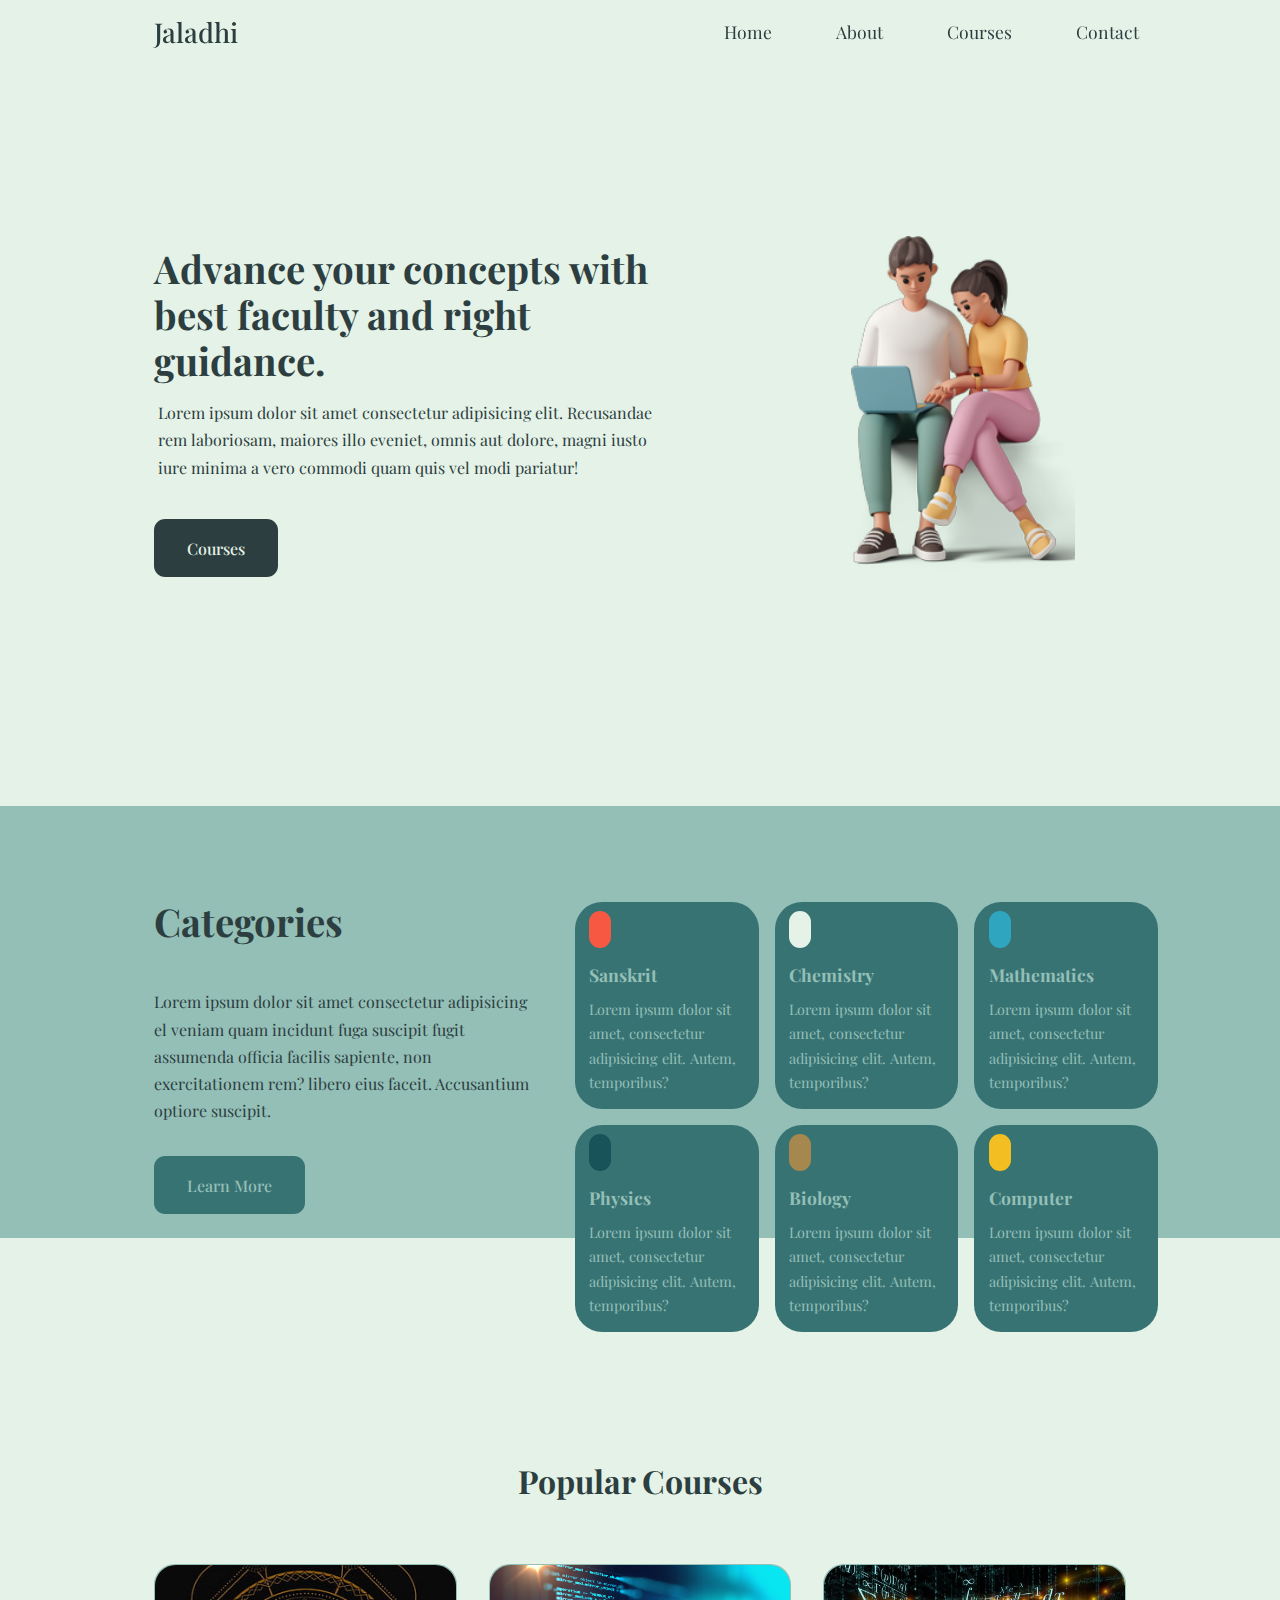
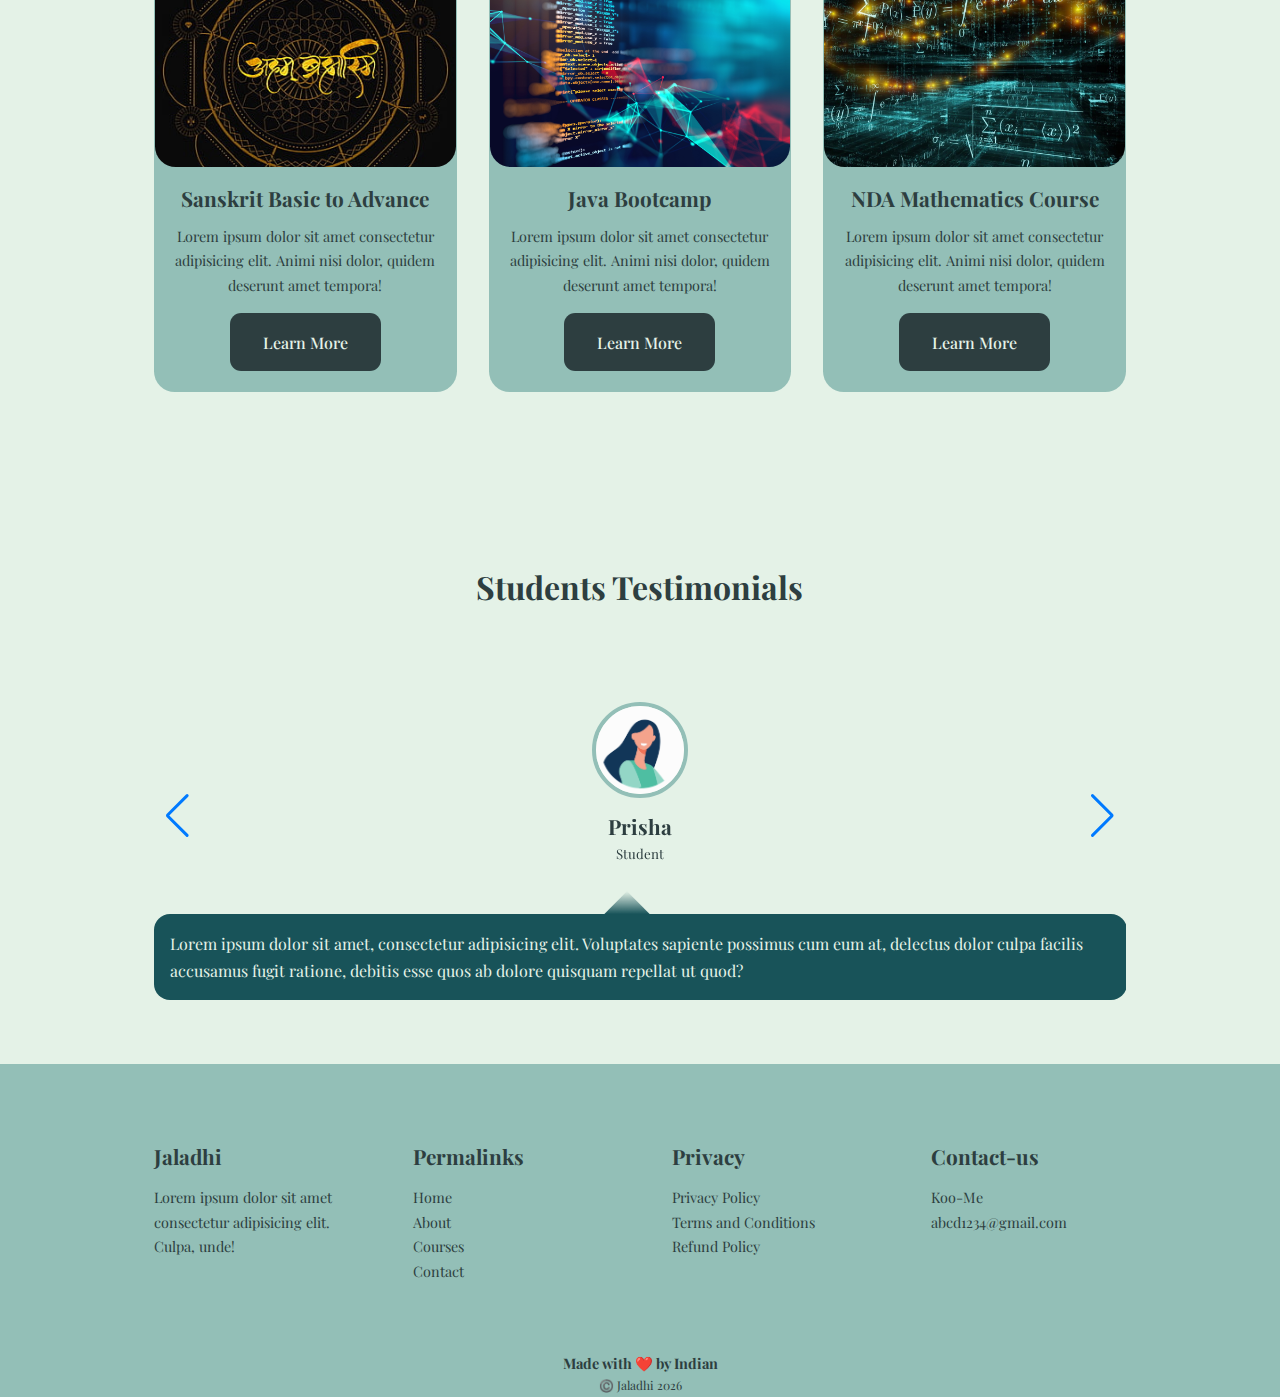
<file: index.html>
<!DOCTYPE html>
<html lang="en">
<head>
    <meta charset="UTF-8">
    <meta http-equiv="X-UA-Compatible" content="IE=edge">
    <meta name="viewport" content="width=device-width, initial-scale=1.0">
    <title>Jaladhi-Educational Website</title>

    <!-- Connecting style css -->
    <link rel="stylesheet" href="style.css">

    <!-- Connecting google fonts -->
    <link rel="preconnect" href="https://fonts.googleapis.com">
    <link rel="preconnect" href="https://fonts.gstatic.com" crossorigin>
    <link href="https://fonts.googleapis.com/css2?family=Cantata+One&family=Gulzar&family=Joan&family=Kotta+One&family=Lilita+One&family=Merriweather&family=Montaga&family=Montserrat:wght@200;900&family=Nuosu+SIL&family=Parisienne&family=Playfair+Display:wght@400;500&family=Sacramento&family=Splash&family=Tai+Heritage+Pro&family=Ubuntu:ital,wght@1,300&family=Water+Brush&family=WindSong&display=swap" rel="stylesheet">

    <!-- Connecting Iconscout -->
    <link rel="stylesheet" href="https://unicons.iconscout.com/release/v4.0.0/css/line.css">

    <!-- Conecting Swiper JS -->
    <link
    rel="stylesheet"
    href="https://cdn.jsdelivr.net/npm/swiper@8/swiper-bundle.min.css"
    />

</head>
<body>
  
<!-- ---------------------------------------------------- Navbar ------------------------------------------------------------------------------------------------------------------------------------------------------------------------------>
    <nav>
        <div class="container nav-container">
            <!------------- logo ----------- -->
            <a href="index.html"><h3>Jaladhi</h3></a>

            <!-- ----------- Nav-items ------------->
            <ul class="nav-menu">
                <li> <a href="index.html">Home</a></li>
                <li><a href="about.html">About</a></li> 
                <li><a href="courses.html">Courses</a></li>
                <li><a href="contact.html">Contact</a></li>
            </ul>

            <!-- ----------- buttons ----------- -->
            <button id="open-menu-btn"><i class="uil uil-bars"></i> </button>
            <button id="close-menu-btn" ><i class="uil uil-multiply"></i> </button>

        <div>
    </nav>
<!-- ---------------------------------------------------------------------------------------------------------------------------------- ------------------------------------------- ------------------------------------------- ----------------------------------------- -->

<!-- ---------------------------------------------------- HOME ------------------------------------------------------------------------------------------------------------------------------------------------------------------------------>
    <header>
        <div class="container container-header">
            <div class="left-header">
                <h1>Advance your concepts with best faculty and right guidance.</h1>
                <p>Lorem ipsum dolor sit amet consectetur adipisicing elit. Recusandae rem laboriosam, maiores illo eveniet, omnis aut dolore, magni iusto iure minima a vero commodi quam quis vel modi pariatur!</p>
                <a href="courses.html " class="btn btn-primary"> Courses</a>
            </div>

            <div class="right-header">
                <div class="right-image">
                    <img src="Images/header-image1.png" alt="">
                </div>
            </div>
        </div>
    </header>
<!-- ---------------------------------------------------------------------------------------------------------------------------------- ------------------------------------------- ------------------------------------------- ----------------------------------------- -->

<!-- ---------------------------------------------------- CATEGORIES ------------------------------------------------------------------------------------------------------------------------------------------------------------------------------>
    <section class="categories">
        <div class="container container-categories">

            <div class="left-container">
                <h1>Categories</h1>
                <p>Lorem ipsum dolor sit amet consectetur adipisicing el veniam quam incidunt fuga suscipit fugit assumenda officia facilis sapiente, non exercitationem rem?  libero eius faceit. Accusantium optiore suscipit.</p>            
                <a href="#" class="btn">Learn More</a>
            </div>
            
            <div class="right-container">

                <article class="category">
                    <span class="category-icon"><i class="uil uil-letter-hindi-a"></i></span>
                    <h5>Sanskrit</h5>
                    <p>Lorem ipsum dolor sit amet, consectetur adipisicing elit. Autem, temporibus?</p>
                </article>

                <article class="category">
                    <span class="category-icon"><i class="uil uil-atom"></i></span>
                    <h5>Chemistry</h5>
                    <p>Lorem ipsum dolor sit amet, consectetur adipisicing elit. Autem, temporibus?</p>
                </article>

                <article class="category">
                    <span class="category-icon"><i class="uil uil-calculator-alt"></i></span>
                    <h5>Mathematics</h5>
                    <p>Lorem ipsum dolor sit amet, consectetur adipisicing elit. Autem, temporibus?</p>
                </article>

                <article class="category">
                    <span class="category-icon"><i class="uil uil-cog"></i></span>
                    <h5>Physics</h5>
                    <p>Lorem ipsum dolor sit amet, consectetur adipisicing elit. Autem, temporibus?</p>
                </article>

                <article class="category">
                    <span class="category-icon"><i class="uil uil-dna"></i></span>
                    <h5>Biology</h5>
                    <p>Lorem ipsum dolor sit amet, consectetur adipisicing elit. Autem, temporibus?</p>
                </article>

                <article class="category">
                    <span class="category-icon"><i class="uil uil-monitor"></i></span>
                    <h5>Computer</h5>
                    <p>Lorem ipsum dolor sit amet, consectetur adipisicing elit. Autem, temporibus?</p>
                </article>
    
            </div>

        </div>
    </section>
<!-- ---------------------------------------------------------------------------------------------------------------------------------- ------------------------------------------- ------------------------------------------- ----------------------------------------- -->

<!-- ---------------------------------------------------- COURSES ------------------------------------------------------------------------------------------------------------------------------------------------------------------------------>
    <section class="courses">
        <h2>Popular Courses</h2>

        <div class="container courses-container">

            <article class="course">

                <div class="course-image ">
                    <img src="Images/San.jpg" class="san" alt="">
                </div>
                <div class="course-info">
                    <h3> Sanskrit Basic to Advance </h3>
                    <p>Lorem ipsum dolor sit amet consectetur adipisicing elit. Animi nisi dolor, quidem deserunt amet tempora!</p>
                    <a href="courses.html" class="btn btn-primary">Learn More</a>
                </div>

            </article>

            <article class="course">

                <div class="course-image">
                    <img src="Images/Java.jpg" class="comp" alt="">
                </div>
                <div class="course-info">
                    <h3>Java Bootcamp</h3>
                    <p>Lorem ipsum dolor sit amet consectetur adipisicing elit. Animi nisi dolor, quidem deserunt amet tempora!</p>
                    <a href="courses.html" class="btn btn-primary">Learn More</a>
                </div>

            </article>

            <article class="course">

                <div class="course-image">
                    <img src="Images/Math.jpg" class="mat" alt="">
                </div>
                <div class="course-info">
                    <h3>NDA Mathematics Course</h3>
                    <p>Lorem ipsum dolor sit amet consectetur adipisicing elit. Animi nisi dolor, quidem deserunt amet tempora!</p>
                    <a href="courses.html" class="btn btn-primary">Learn More</a>
                </div>
            
            </article>

        </div>
    </section>
<!-- ---------------------------------------------------------------------------------------------------------------------------------- ------------------------------------------- ------------------------------------------- ----------------------------------------- -->

<!-- ---------------------------------------------------- TESTIMONIAL ------------------------------------------------------------------------------------------------------------------------------------------------------------------------------>
    <section class="container testimonial-container swiper mySwiper">
        <h2>Students Testimonials</h2>

        <div class="swiper-wrapper">
                
            <!---------------- TESTIMONIAL 1 ---------------->
                <article class="testimonial swiper-slide">
                    <div class="avtar">
                        <img src="Images/f1.gif" alt="">
                    </div>

                    <div class="testimonial-info">
                        <h3>Prisha</h3>
                        <small>Student</small>
                    </div>

                    <div class="testimonial-body">
                        <p>
                            Lorem ipsum dolor sit amet, consectetur adipisicing elit. Voluptates sapiente possimus cum eum at, delectus dolor culpa facilis accusamus fugit ratione, debitis esse quos ab dolore quisquam repellat ut quod?
                        </p>
                    </div>
                </article>
            <!-- ------------------------------------------------- -->

            <!---------------- TESTIMONIAL 2 ---------------->
                <article class="testimonial swiper-slide">
                    <div class="avtar">
                        <img src="Images/m1.gif" alt="">
                    </div>

                    <div class="testimonial-info">
                        <h3>Shiva</h3>
                        <small>Student</small>
                    </div>
                    
                    <div class="testimonial-body">
                        <p>
                            Lorem ipsum dolor sit amet, consectetur adipisicing elit. Voluptates sapiente possimus cum eum at, delectus dolor culpa facilis accusamus fugit ratione, debitis esse quos ab dolore quisquam repellat ut quod?
                        </p>
                    </div>
                </article>
            <!-- ------------------------------------------------- -->
            
            <!---------------- TESTIMONIAL 3 ---------------->
                <article class="testimonial swiper-slide">
                    <div class="avtar">
                        <img src="Images/f2.gif" alt="">
                    </div>

                    <div class="testimonial-info">
                        <h3>Sarswati</h3>
                        <small>Student</small>
                    </div>

                    <div class="testimonial-body">
                        <p>
                            Lorem ipsum dolor sit amet, consectetur adipisicing elit. Voluptates sapiente possimus cum eum at, delectus dolor culpa facilis accusamus fugit ratione, debitis esse quos ab dolore quisquam repellat ut quod?
                        </p>
                    </div>
                </article>
            <!-- ------------------------------------------------- -->
            
            <!---------------- TESTIMONIAL 4 ---------------->
                <article class="testimonial swiper-slide">
                    <div class="avtar">
                        <img src="Images/f3.gif" alt="">
                    </div>

                    <div class="testimonial-info">
                        <h3>Durga</h3>
                        <small>Student</small>
                    </div>

                    <div class="testimonial-body">
                        <p>
                            Lorem ipsum dolor sit amet, consectetur adipisicing elit. Voluptates sapiente possimus cum eum at, delectus dolor culpa facilis accusamus fugit ratione, debitis esse quos ab dolore quisquam repellat ut quod?
                        </p>
                    </div>
                </article>
            <!-- ------------------------------------------------- -->
            
            <!---------------- TESTIMONIAL 5 ---------------->
                <article class="testimonial swiper-slide">
                    <div class="avtar">
                        <img src="Images/m2.gif" alt="">
                    </div>

                    <div class="testimonial-info">
                        <h3>Krishna</h3>
                        <small>Student</small>
                    </div>

                    <div class="testimonial-body">
                        <p>
                            Lorem ipsum dolor sit amet, consectetur adipisicing elit. Voluptates sapiente possimus cum eum at, delectus dolor culpa facilis accusamus fugit ratione, debitis esse quos ab dolore quisquam repellat ut quod?
                        </p>
                    </div>
                </article>
            <!-- ------------------------------------------------- -->
            
            <!---------------- TESTIMONIAL 6 ---------------->
                <article class="testimonial swiper-slide">
                    <div class="avtar">
                        <img src="Images/f4.gif" alt="">
                    </div>

                    <div class="testimonial-info">
                        <h3>Radha</h3>
                        <small>Student</small>
                    </div>

                    <div class="testimonial-body">
                        <p>
                            Lorem ipsum dolor sit amet, consectetur adipisicing elit. Voluptates sapiente possimus cum eum at, delectus dolor culpa facilis accusamus fugit ratione, debitis esse quos ab dolore quisquam repellat ut quod?
                        </p>
                    </div>
                </article>
            <!-- ------------------------------------------------- -->
        
        </div>

        <div class="swiper-button-next"></div>
        <div class="swiper-button-prev"></div>

    </section>
<!-- ---------------------------------------------------------------------------------------------------------------------------------- ------------------------------------------- ------------------------------------------- ----------------------------------------- -->

<!-- ---------------------------------------------------- FOOTER ------------------------------------------------------------------------------------------------------------------------------------------------------------------------------>
    <footer class="footer">

        <div class="container footer-container">

            <div class="footer-1">
                <a href="index.html" class="footer-logo"><h3>Jaladhi</h3></a>
                <p>Lorem ipsum dolor sit amet consectetur adipisicing elit. Culpa, unde!</p>
            </div>

            <div class="footer-2">
                <h3>Permalinks</h3>
                <ul class="permalinks">
                    <li><a href="index.html">Home</a></li>
                    <li><a href="about.html">About</a></li>
                    <li><a href="courses.html">Courses</a></li>
                    <li><a href="contact.html">Contact</a></li>
                </ul>
            </div>

            <div class="footer-3">
                <h3>Privacy</h3>
                <ul class="privacy">
                    <li><a href="#">Privacy Policy</a></li>
                    <li><a href="#">Terms and Conditions</a></li>
                    <li><a href="#">Refund Policy</a></li>
                </ul>
            </div>

            <div class="footer-4">
                <h3>Contact-us</h3>
                <div>
                    <a href="https://www.kooapp.com">Koo-Me</a>
                    <p>abcd1234@gmail.com</p>
                </div>

                <ul class="footer-socials">
                    <li><a href="#"><i class="uil uil-instagram"></i></a></li>
                    <li><a href="#"><i class="uil uil-linkedin-alt"></i></a></li>
                    <li><a href="#"><i class="uil uil-facebook-f"></i></a></li>
                </ul>
            </div> 
            
        </div>

        <div class="footer-copyright">
            <h4>Made with ❤️ by Indian</h4> 
            <small>©️ Jaladhi <script>document.write(new Date().getFullYear())</script></small>
        </div>

    </footer>
<!-- ---------------------------------------------------------------------------------------------------------------------------------- ------------------------------------------- ------------------------------------------- ----------------------------------------- -->


<!-- Connecting Swiper JS -->
<script src="https://cdn.jsdelivr.net/npm/swiper@8/swiper-bundle.min.js"></script>

<!-- Connecting index js  -->
<script src="index.js"></script>

<!------------ for swipe in testimonial section ---------------->
    <script>
        var swiper = new Swiper(".mySwiper", {
        rewind: true,
        navigation: {
            nextEl: ".swiper-button-next",
            prevEl: ".swiper-button-prev",
        },
        });
    </script>
<!-- ----------------------------------------------------------- -->

</body>
</html>
</file>
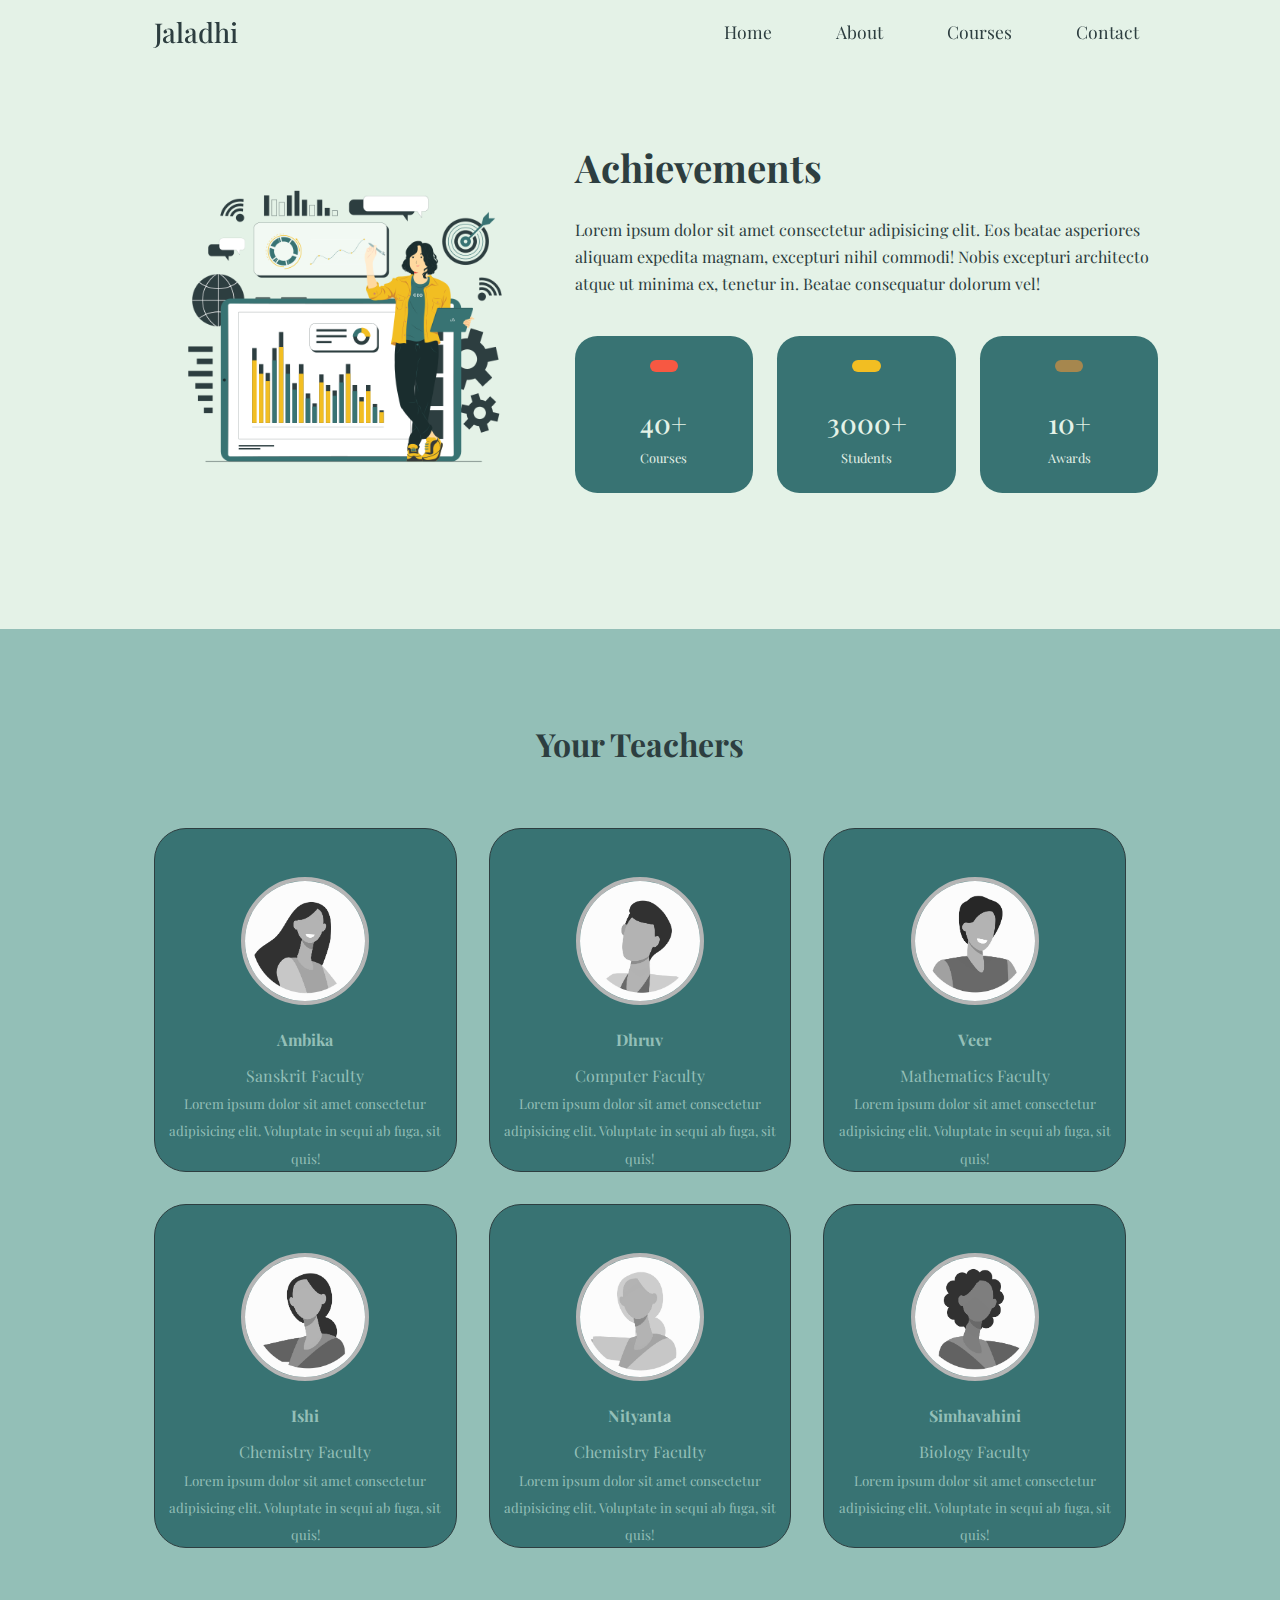
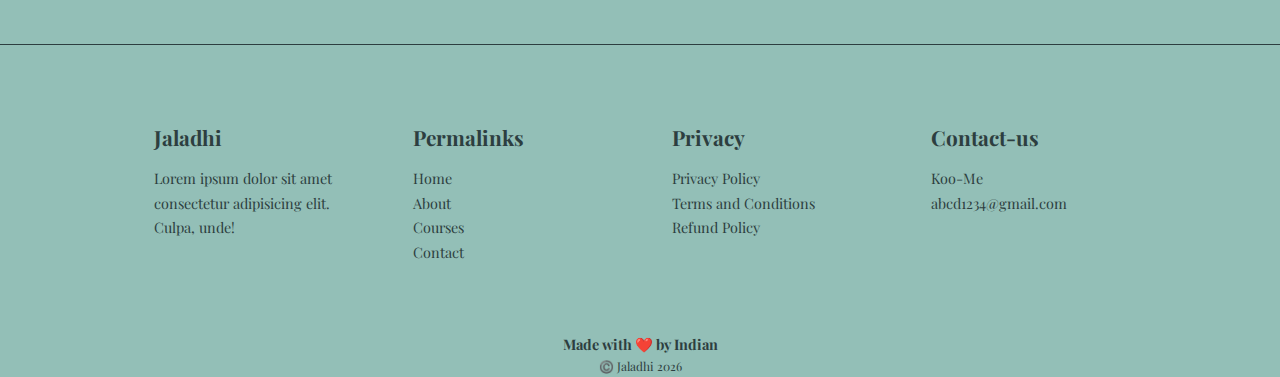
<file: about.html>
<!DOCTYPE html>
<html lang="en">

<head>
    <meta charset="UTF-8">
    <meta http-equiv="X-UA-Compatible" content="IE=edge">
    <meta name="viewport" content="width=device-width, initial-scale=1.0">
    <title>Jaladhi-Educational Website</title>

    <!-- Connecting style css -->
    <link rel="stylesheet" href="style.css">
    <link rel="stylesheet" href="about.css">

    <!-- Connecting google fonts -->
    <link rel="preconnect" href="https://fonts.googleapis.com">
    <link rel="preconnect" href="https://fonts.gstatic.com" crossorigin>
    <link href="https://fonts.googleapis.com/css2?family=Cantata+One&family=Gulzar&family=Joan&family=Kotta+One&family=Lilita+One&family=Merriweather&family=Montaga&family=Montserrat:wght@200;900&family=Nuosu+SIL&family=Parisienne&family=Playfair+Display:wght@400;500&family=Sacramento&family=Splash&family=Tai+Heritage+Pro&family=Ubuntu:ital,wght@1,300&family=Water+Brush&family=WindSong&display=swap" rel="stylesheet">

    <!-- Connecting Iconscout -->
    <link rel="stylesheet" href="https://unicons.iconscout.com/release/v4.0.0/css/line.css">


</head>

<body>
  
<!-- ---------------------------------------------------- Navbar ------------------------------------------------------------------------------------------------------------------------------------------------------------------------------>
    <nav>
        <div class="container nav-container">
            <!------------- logo ----------- -->
            <a href="index.html"><h3>Jaladhi</h3></a>

            <!-- ----------- Nav-items ------------->
            <ul class="nav-menu">
                <li> <a href="index.html">Home</a></li>
                <li><a href="about.html">About</a></li> 
                <li><a href="courses.html">Courses</a></li>
                <li><a href="contact.html">Contact</a></li>
            </ul>

            <!-- ----------- buttons ----------- -->
            <button id="open-menu-btn"><i class="uil uil-bars"></i> </button>
            <button id="close-menu-btn" ><i class="uil uil-multiply"></i> </button>

        <div>
    </nav>
<!-- ---------------------------------------------------------------------------------------------------------------------------------- ------------------------------------------- ------------------------------------------- ----------------------------------------- -->

<!-- ---------------------------------------------------- ACHIEVEMENTS ------------------------------------------------------------------------------------------------------------------------------------------------------------------------------>
    <section class="about-achievement">
        <div class="container achievements-container">

            <div class="left-achievement">
                <img src="Images/VI.png" alt="">
            </div>

            <div class="right-achievement">
                <h1>Achievements</h1>
                <p>Lorem ipsum dolor sit amet consectetur adipisicing elit. Eos beatae asperiores aliquam expedita magnam, excepturi nihil commodi! Nobis excepturi architecto atque ut minima ex, tenetur in. Beatae consequatur dolorum vel!</p>
                
                <div class="achievement-cards">

                    <!-- -------------- ACHIEVEMENT-CARD-1 -------------- -->
                        <article class="achievement-card">
                            <span class="achievement-icon">
                                <i class="uil uil-presentation-play"></i>
                            </span>
                            <h3>40+</h3>
                            <p>Courses</p>
                        </article>
                    <!-- -------------------------------------------- -->

                    <!-- -------------- ACHIEVEMENT-CARD-1 -------------- --> 
                        <article class="achievement-card">
                            <span class="achievement-icon">
                                <i class="uil uil-users-alt"></i>
                            </span>
                            <h3>3000+</h3>
                            <p>Students</p>
                        </article>
                    <!-- -------------------------------------------- -->

                    <!-- -------------- ACHIEVEMENT-CARD-1 -------------- --> 
                        <article class="achievement-card">
                            <span class="achievement-icon">
                                <i class="uil uil-award"></i>
                            </span>
                            <h3>10+</h3>
                            <p>Awards</p>
                        </article>
                     <!-- -------------------------------------------- -->

                </div>
            </div>

        </div>
    </section>
<!-- ---------------------------------------------------------------------------------------------------------------------------------- ------------------------------------------- ------------------------------------------- ----------------------------------------- -->

<!-- ---------------------------------------------------- TEAMS ------------------------------------------------------------------------------------------------------------------------------------------------------------------------------>
    <section class="team">
        <h2>Your Teachers</h2>

        <div class=" container team-container">

            <!-- -------------- TEAM-MEMBER-1 -------------- --> 
                <article class="team-member">
                    <div class="team-member-image">
                        <img src="Images/f1.gif" alt="">
                    </div>

                    <div class="team-member-info">
                        <h4>Ambika</h4>
                        <p>Sanskrit Faculty</p>
                        <small>Lorem ipsum dolor sit amet consectetur adipisicing elit. Voluptate in sequi ab fuga, sit quis!</small>
                    
                    </div>

                    <div class="team-member-social-medias">
                        <a href="https://instagram.com" target="_blank"><i class="uil uil-instagram"></i></a>
                        <a href="https://linkedin.com" target="_blank"><i class="uil uil-linkedin-alt"></i></a>
                        <a href="https://facebook.com" target="_blank"><i class="uil uil-facebook-f"></i></a>
                    </div>
                </article>
            <!-- -------------------------------------------- -->

            <!-- -------------- TEAM-MEMBER-2 -------------- --> 
                <article class="team-member">
                    <div class="team-member-image">
                        <img src="Images/m1.gif" alt="">
                    </div>

                    <div class="team-member-info">
                        <h4>Dhruv</h4>
                        <p>Computer Faculty</p>
                        <small>Lorem ipsum dolor sit amet consectetur adipisicing elit. Voluptate in sequi ab fuga, sit quis!</small>
                    </div>

                    <div class="team-member-social-medias">
                        <a href="https://instagram.com" target="_blank"><i class="uil uil-instagram"></i></a>
                        <a href="https://linkedin.com" target="_blank"><i class="uil uil-linkedin-alt"></i></a>
                        <a href="https://facebook.com" target="_blank"><i class="uil uil-facebook-f"></i></a>
                    
                    </div>
                </article>
            <!-- -------------------------------------------- -->
           
            <!-- -------------- TEAM-MEMBER-3 -------------- --> 
                <article class="team-member">
                    <div class="team-member-image">
                        <img src="Images/m2.gif" alt="">
                    </div>

                    <div class="team-member-info">
                        <h4>Veer</h4>
                        <p>Mathematics Faculty</p>
                        <small>Lorem ipsum dolor sit amet consectetur adipisicing elit. Voluptate in sequi ab fuga, sit quis!</small>
                    </div>

                    <div class="team-member-social-medias">
                        <a href="https://instagram.com" target="_blank"><i class="uil uil-instagram"></i></a>
                        <a href="https://linkedin.com" target="_blank"><i class="uil uil-linkedin-alt"></i></a>
                        <a href="https://facebook.com" target="_blank"><i class="uil uil-facebook-f"></i></a>
                    </div>
                </article>
            <!-- -------------------------------------------- -->
            
            <!-- -------------- TEAM-MEMBER-4 -------------- --> 
                <article class="team-member">
                    <div class="team-member-image">
                        <img src="Images/f2.gif" alt="">
                    </div>

                    <div class="team-member-info">
                        <h4>Ishi</h4>
                        <p>Chemistry Faculty</p>
                        <small>Lorem ipsum dolor sit amet consectetur adipisicing elit. Voluptate in sequi ab fuga, sit quis!</small>
                    
                    </div>

                    <div class="team-member-social-medias">
                        <a href="https://instagram.com" target="_blank"><i class="uil uil-instagram"></i></a>
                        <a href="https://linkedin.com" target="_blank"><i class="uil uil-linkedin-alt"></i></a>
                        <a href="https://facebook.com" target="_blank"><i class="uil uil-facebook-f"></i></a>
                    </div>
                </article>
            <!-- -------------------------------------------- -->
          
            <!-- -------------- TEAM-MEMBER-5 -------------- --> 
                <article class="team-member">
                    <div class="team-member-image">
                        <img src="Images/f3.gif" alt="">
                    </div>

                    <div class="team-member-info">
                        <h4>Nityanta</h4>
                        <p>Chemistry Faculty</p>
                        <small>Lorem ipsum dolor sit amet consectetur adipisicing elit. Voluptate in sequi ab fuga, sit quis!</small>
                    </div>

                    <div class="team-member-social-medias">
                        <a href="https://instagram.com" target="_blank"><i class="uil uil-instagram"></i></a>
                        <a href="https://linkedin.com" target="_blank"><i class="uil uil-linkedin-alt"></i></a>
                        <a href="https://facebook.com" target="_blank"><i class="uil uil-facebook-f"></i></a>
                    
                    </div>
                </article>
            <!-- -------------------------------------------- -->
            
            <!-- -------------- TEAM-MEMBER-6 -------------- --> 
                <article class="team-member">
                    <div class="team-member-image">
                        <img src="Images/f4.gif" alt="">
                    </div>

                    <div class="team-member-info">
                        <h4>Simhavahini</h4>
                        <p>Biology Faculty</p>
                        <small>Lorem ipsum dolor sit amet consectetur adipisicing elit. Voluptate in sequi ab fuga, sit quis!</small>
                    
                    </div>

                    <div class="team-member-social-medias">
                        <a href="https://instagram.com" target="_blank"><i class="uil uil-instagram"></i></a>
                        <a href="https://linkedin.com" target="_blank"><i class="uil uil-linkedin-alt"></i></a>
                        <a href="https://facebook.com" target="_blank"><i class="uil uil-facebook-f"></i></a>
                    </div>
                </article>
            <!-- -------------------------------------------- -->
            
        </div>
    </section>
<!-- ---------------------------------------------------------------------------------------------------------------------------------- ------------------------------------------- ------------------------------------------- ----------------------------------------- -->


<!-- ---------------------------------------------------- FOOTER ------------------------------------------------------------------------------------------------------------------------------------------------------------------------------>
    <footer class="footer">

        <div class="container footer-container">

            <div class="footer-1">
                <a href="index.html" class="footer-logo"><h3>Jaladhi</h3></a>
                <p>Lorem ipsum dolor sit amet consectetur adipisicing elit. Culpa, unde!</p>
            </div>

            <div class="footer-2">
                <h3>Permalinks</h3>
                <ul class="permalinks">
                    <li><a href="index.html">Home</a></li>
                    <li><a href="about.html">About</a></li>
                    <li><a href="courses.html">Courses</a></li>
                    <li><a href="contact.html">Contact</a></li>
                </ul>
            </div>

            <div class="footer-3">
                <h3>Privacy</h3>
                <ul class="privacy">
                    <li><a href="#">Privacy Policy</a></li>
                    <li><a href="#">Terms and Conditions</a></li>
                    <li><a href="#">Refund Policy</a></li>
                </ul>
            </div>

            <div class="footer-4">
                <h3>Contact-us</h3>
                <div>
                    <a href="https://www.kooapp.com">Koo-Me</a>
                    <p>abcd1234@gmail.com</p>
                </div>

                <ul class="footer-socials">
                    <li><a href="#"><i class="uil uil-instagram"></i></a></li>
                    <li><a href="#"><i class="uil uil-linkedin-alt"></i></a></li>
                    <li><a href="#"><i class="uil uil-facebook-f"></i></a></li>
                </ul>
            </div> 
            
        </div>

        <div class="footer-copyright">
            <h4>Made with ❤️ by Indian</h4> 
            <small>©️ Jaladhi <script>document.write(new Date().getFullYear())</script></small>
        </div>

    </footer>
<!-- ---------------------------------------------------------------------------------------------------------------------------------- ------------------------------------------- ------------------------------------------- ----------------------------------------- -->


<!-- Connecting index js  -->
<script src="index.js"></script>

</body>
</html>
</file>
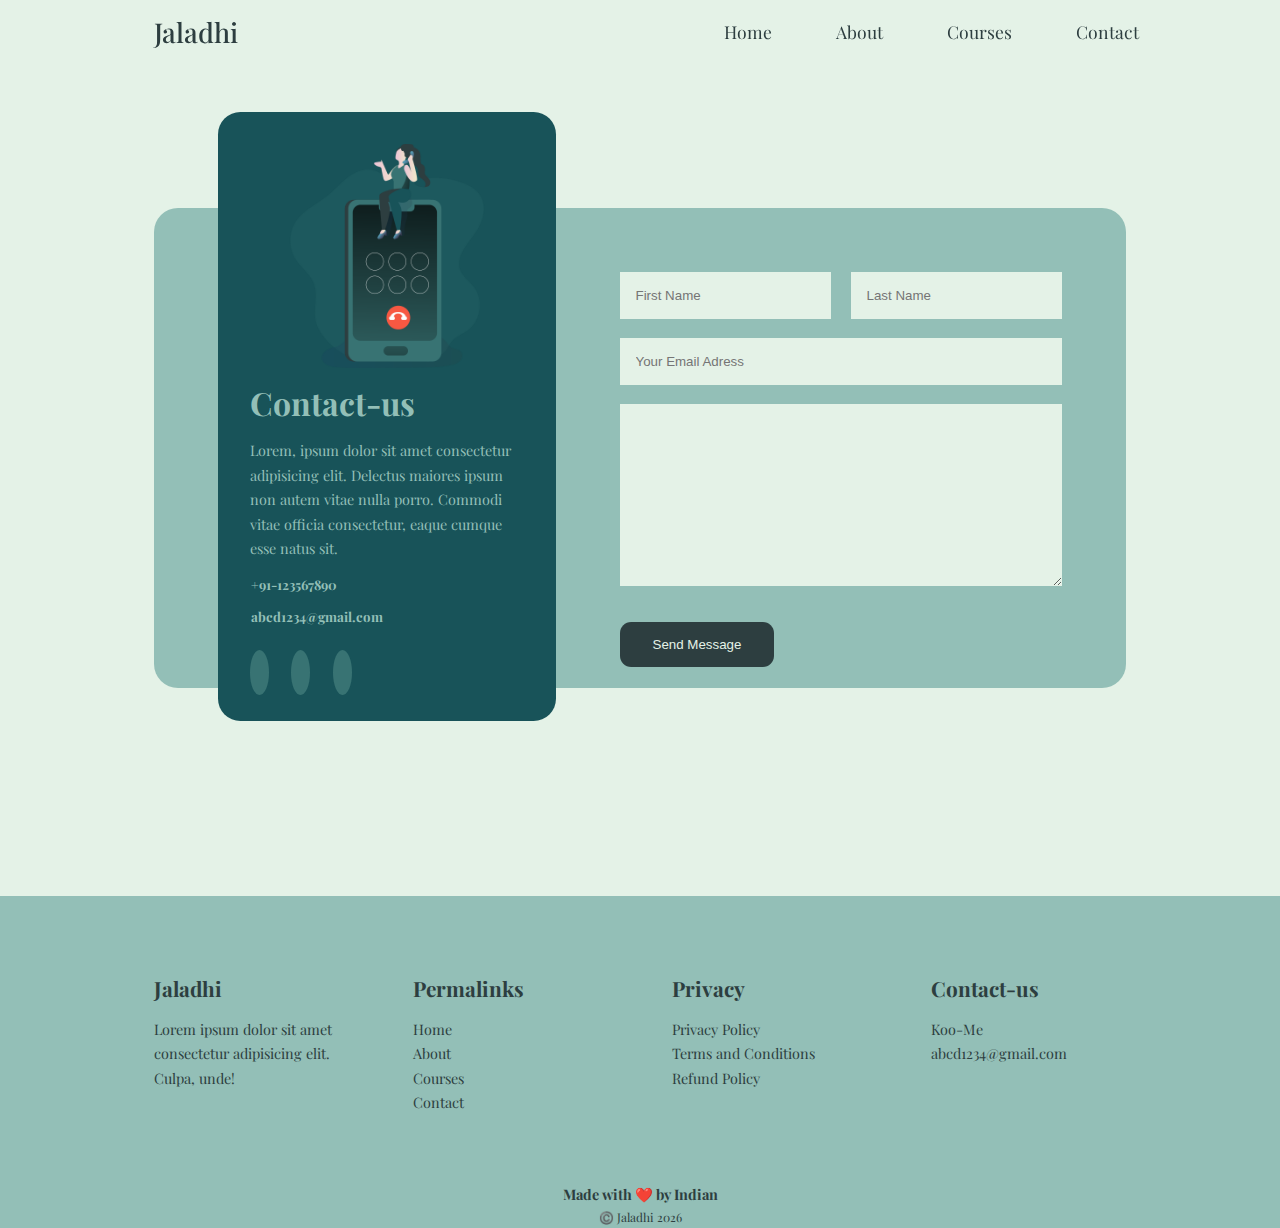
<file: contact.html>
<!DOCTYPE html>
<html lang="en">
<head>
    <meta charset="UTF-8">
    <meta http-equiv="X-UA-Compatible" content="IE=edge">
    <meta name="viewport" content="width=device-width, initial-scale=1.0">
    <title>Jaladhi-Educational Website</title>

    <!-- Connecting style css -->
    <link rel="stylesheet" href="style.css">
    <link rel="stylesheet" href="contact.css">

    <!-- Connecting google fonts -->
    <link rel="preconnect" href="https://fonts.googleapis.com">
    <link rel="preconnect" href="https://fonts.gstatic.com" crossorigin>
    <link href="https://fonts.googleapis.com/css2?family=Cantata+One&family=Gulzar&family=Joan&family=Kotta+One&family=Lilita+One&family=Merriweather&family=Montaga&family=Montserrat:wght@200;900&family=Nuosu+SIL&family=Parisienne&family=Playfair+Display:wght@400;500&family=Sacramento&family=Splash&family=Tai+Heritage+Pro&family=Ubuntu:ital,wght@1,300&family=Water+Brush&family=WindSong&display=swap" rel="stylesheet">

    <!-- Connecting Iconscout -->
    <link rel="stylesheet" href="https://unicons.iconscout.com/release/v4.0.0/css/line.css">

    <!-- Conecting Swiper JS -->
    <link
    rel="stylesheet"
    href="https://cdn.jsdelivr.net/npm/swiper@8/swiper-bundle.min.css"
    />

</head>
<body>

<!-- ---------------------------------------------------- Navbar ------------------------------------------------------------------------------------------------------------------------------------------------------------------------------>
    <nav>
        <div class="container nav-container">
            <!------------- logo ----------- -->
            <a href="index.html"><h3>Jaladhi</h3></a>

            <!-- ----------- Nav-items ------------->
            <ul class="nav-menu">
                <li> <a href="index.html">Home</a></li>
                <li><a href="about.html">About</a></li> 
                <li><a href="courses.html">Courses</a></li>
                <li><a href="contact.html">Contact</a></li>
            </ul>

            <!-- ----------- buttons ----------- -->
            <button id="open-menu-btn"><i class="uil uil-bars"></i> </button>
            <button id="close-menu-btn" ><i class="uil uil-multiply"></i> </button>

        <div>
    </nav>
<!-- ---------------------------------------------------------------------------------------------------------------------------------- ------------------------------------------- ------------------------------------------- ----------------------------------------- -->

<!-- ---------------------------------------------------- Navbar ------------------------------------------------------------------------------------------------------------------------------------------------------------------------------>
 
    <section class="contact">
        <div class="container contact-container">
            <aside class="contact-aside">
                <div class="aside-image">
                    <img src="Images/CU.png" alt="">
                </div>

                <h2>Contact-us</h2>
                <p>Lorem, ipsum dolor sit amet consectetur adipisicing elit. Delectus maiores ipsum non autem vitae nulla porro. Commodi vitae officia consectetur, eaque cumque esse natus sit.</p>

                <ul class="contact-detailes">
                    <li>
                        <i class="uil uil-phone-alt"></i>
                        <h5>+91-123567890</h5>
                    </li>

                    <li>
                        <i class="uil uil-envelopes"></i>
                        <h5>abcd1234@gmail.com</h5>
                    </li>


                </ul>

                <ul class="contact-social">
                    <li><a href="#"><i class="uil uil-instagram"></i></a></li>
                    <li><a href="#"><i class="uil uil-linkedin-alt"></i></a></li>
                    <li><a href="#"><i class="uil uil-facebook-f"></i></a></li>
                </ul>
            </aside>






            <form class="contact-form">
                <div class="form-name">
                    <input type="text" name="First Name" placeholder="First Name" required>
                    <input type="text" name="Last Name" placeholder="Last Name" required>
                </div>

                <input type="email" name="Email Adress" placeholder="Your Email Adress" required>
                <textarea name="Message" rows="10" required ></textarea>

                <button type="submit" class="btn btn-primary">Send Message</button>

            </form>
        </div>
    </section>

<!-- ---------------------------------------------------------------------------------------------------------------------------------- ------------------------------------------- ------------------------------------------- ----------------------------------------- -->


<!-- ---------------------------------------------------- FOOTER ------------------------------------------------------------------------------------------------------------------------------------------------------------------------------>
    <footer class="footer">

        <div class="container footer-container">

            <div class="footer-1">
                <a href="index.html" class="footer-logo"><h3>Jaladhi</h3></a>
                <p>Lorem ipsum dolor sit amet consectetur adipisicing elit. Culpa, unde!</p>
            </div>

            <div class="footer-2">
                <h3>Permalinks</h3>
                <ul class="permalinks">
                    <li><a href="index.html">Home</a></li>
                    <li><a href="about.html">About</a></li>
                    <li><a href="courses.html">Courses</a></li>
                    <li><a href="contact.html">Contact</a></li>
                </ul>
            </div>

            <div class="footer-3">
                <h3>Privacy</h3>
                <ul class="privacy">
                    <li><a href="#">Privacy Policy</a></li>
                    <li><a href="#">Terms and Conditions</a></li>
                    <li><a href="#">Refund Policy</a></li>
                </ul>
            </div>

            <div class="footer-4">
                <h3>Contact-us</h3>
                <div>
                    <a href="https://www.kooapp.com">Koo-Me</a>
                    <p>abcd1234@gmail.com</p>
                </div>

                <ul class="footer-socials">
                    <li><a href="#"><i class="uil uil-instagram"></i></a></li>
                    <li><a href="#"><i class="uil uil-linkedin-alt"></i></a></li>
                    <li><a href="#"><i class="uil uil-facebook-f"></i></a></li>
                </ul>
            </div> 
            
        </div>

        <div class="footer-copyright">
            <h4>Made with ❤️ by Indian</h4> 
            <small>©️ Jaladhi <script>document.write(new Date().getFullYear())</script></small>
        </div>

    </footer>
<!-- ---------------------------------------------------------------------------------------------------------------------------------- ------------------------------------------- ------------------------------------------- ----------------------------------------- -->

<!-- Connecting index js  -->
<script src="index.js"></script>


</body>
</html>
</file>
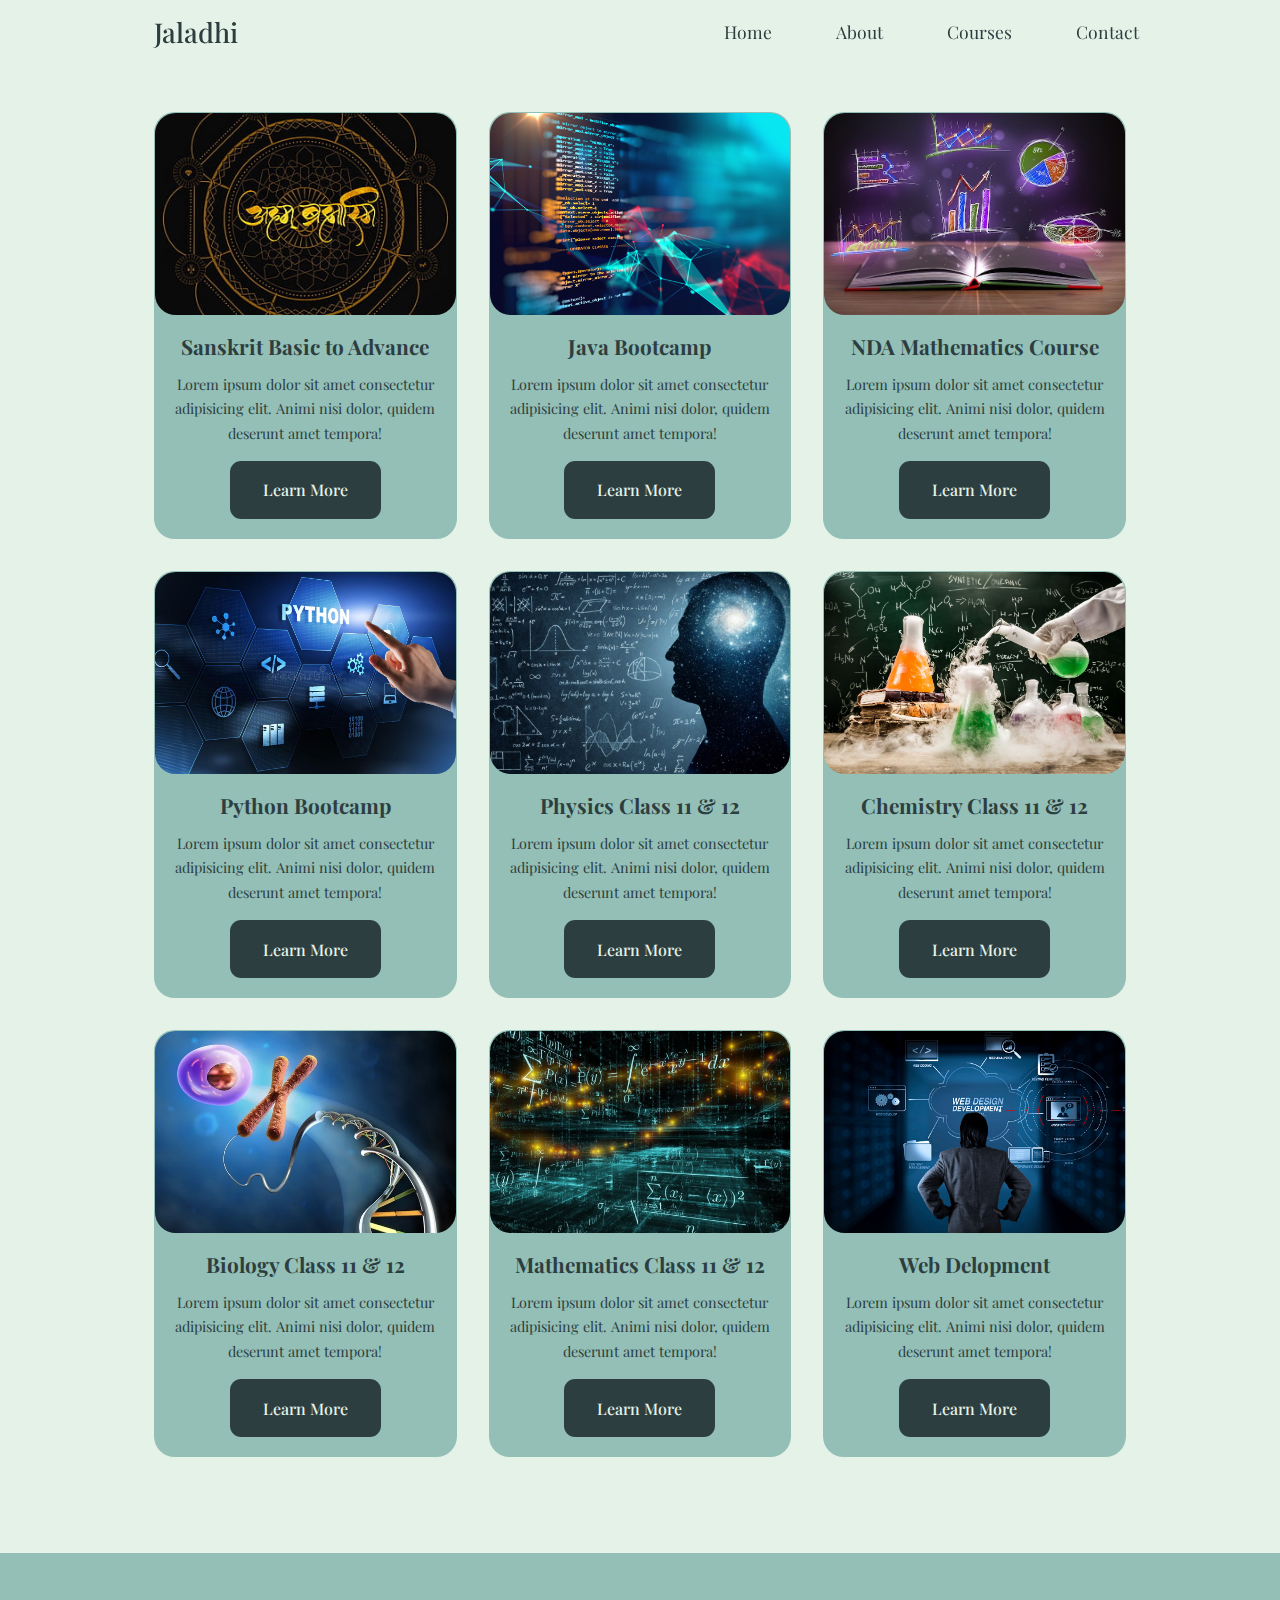
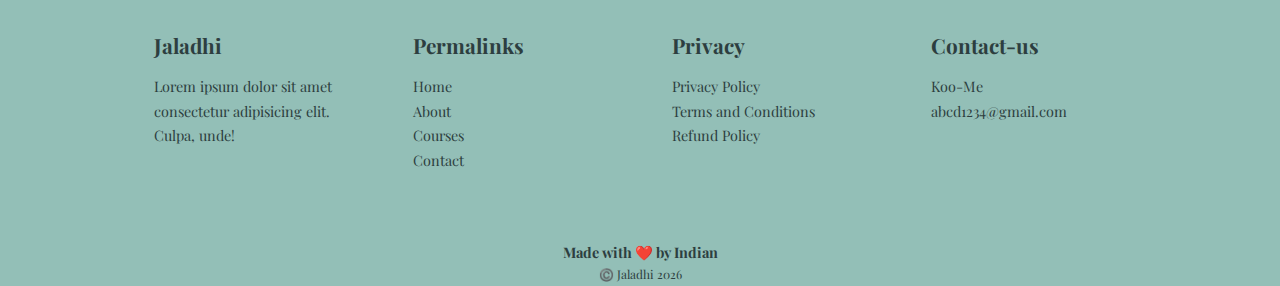
<file: courses.html>
<!DOCTYPE html>
<html lang="en">

<head>
    <meta charset="UTF-8">
    <meta http-equiv="X-UA-Compatible" content="IE=edge">
    <meta name="viewport" content="width=device-width, initial-scale=1.0">
    <title>Jaladhi-Educational Website</title>

    <!-- Stylesheet-->
    <link rel="stylesheet" href="style.css">
    <link rel="stylesheet" href="courses.css">

    <!-- Connecting google fonts -->
    <link rel="preconnect" href="https://fonts.googleapis.com">
    <link rel="preconnect" href="https://fonts.gstatic.com" crossorigin>
    <link href="https://fonts.googleapis.com/css2?family=Cantata+One&family=Gulzar&family=Joan&family=Kotta+One&family=Lilita+One&family=Merriweather&family=Montaga&family=Montserrat:wght@200;900&family=Nuosu+SIL&family=Parisienne&family=Playfair+Display:wght@400;500&family=Sacramento&family=Splash&family=Tai+Heritage+Pro&family=Ubuntu:ital,wght@1,300&family=Water+Brush&family=WindSong&display=swap" rel="stylesheet">

    <!-- Connecting Iconscout -->
    <link rel="stylesheet" href="https://unicons.iconscout.com/release/v4.0.0/css/line.css">

    <!-- Conecting Swiper JS -->
    <link
    rel="stylesheet"
    href="https://cdn.jsdelivr.net/npm/swiper@8/swiper-bundle.min.css"
    />

</head>

<body>
  
<!-- ---------------------------------------------------- Navbar ------------------------------------------------------------------------------------------------------------------------------------------------------------------------------>
    <nav>
        <div class="container nav-container">
            <!------------- logo ----------- -->
            <a href="index.html"><h3>Jaladhi</h3></a>

            <!-- ----------- Nav-items ------------->
            <ul class="nav-menu">
                <li> <a href="index.html">Home</a></li>
                <li><a href="about.html">About</a></li> 
                <li><a href="courses.html">Courses</a></li>
                <li><a href="contact.html">Contact</a></li>
            </ul>

            <!-- ----------- buttons ----------- -->
            <button id="open-menu-btn"><i class="uil uil-bars"></i> </button>
            <button id="close-menu-btn" ><i class="uil uil-multiply"></i> </button>

        <div>
    </nav>
<!-- ---------------------------------------------------------------------------------------------------------------------------------- ------------------------------------------- ------------------------------------------- ----------------------------------------- -->

<!-- ---------------------------------------------------- COURSES ------------------------------------------------------------------------------------------------------------------------------------------------------------------------------>
    <section class="courses">
        
        <div class="container courses-container">

            <article class="course">

                <div class="course-image ">
                    <img src="Images/San.jpg" class="san" alt="">
                </div>
                <div class="course-info">
                    <h3> Sanskrit Basic to Advance </h3>
                    <p>Lorem ipsum dolor sit amet consectetur adipisicing elit. Animi nisi dolor, quidem deserunt amet tempora!</p>
                    <a href="courses.html" class="btn btn-primary">Learn More</a>
                </div>

            </article>

            <article class="course">

                <div class="course-image">
                    <img src="Images/Java.jpg" class="comp" alt="">
                </div>
                <div class="course-info">
                    <h3>Java Bootcamp</h3>
                    <p>Lorem ipsum dolor sit amet consectetur adipisicing elit. Animi nisi dolor, quidem deserunt amet tempora!</p>
                    <a href="courses.html" class="btn btn-primary">Learn More</a>
                </div>

            </article>

            <article class="course">

                <div class="course-image">
                    <img src="Images/Math1.jpg" class="mat" alt="">
                </div>
                <div class="course-info">
                    <h3>NDA Mathematics Course</h3>
                    <p>Lorem ipsum dolor sit amet consectetur adipisicing elit. Animi nisi dolor, quidem deserunt amet tempora!</p>
                    <a href="courses.html" class="btn btn-primary">Learn More</a>
                </div>
            
            </article>

            <article class="course">

                <div class="course-image ">
                    <img src="Images/python.jpg" class="san" alt="">
                </div>
                <div class="course-info">
                    <h3> Python Bootcamp </h3>
                    <p>Lorem ipsum dolor sit amet consectetur adipisicing elit. Animi nisi dolor, quidem deserunt amet tempora!</p>
                    <a href="courses.html" class="btn btn-primary">Learn More</a>
                </div>

            </article>
            
            <article class="course">

                <div class="course-image ">
                    <img src="Images/Physics.jpg" class="san" alt="">
                </div>
                <div class="course-info">
                    <h3> Physics Class 11 & 12 </h3>
                    <p>Lorem ipsum dolor sit amet consectetur adipisicing elit. Animi nisi dolor, quidem deserunt amet tempora!</p>
                    <a href="courses.html" class="btn btn-primary">Learn More</a>
                </div>

            </article>
            
            <article class="course">

                <div class="course-image ">
                    <img src="Images/Chem.jpg" class="san" alt="">
                </div>
                <div class="course-info">
                    <h3> Chemistry Class 11 & 12 </h3>
                    <p>Lorem ipsum dolor sit amet consectetur adipisicing elit. Animi nisi dolor, quidem deserunt amet tempora!</p>
                    <a href="courses.html" class="btn btn-primary">Learn More</a>
                </div>

            </article>
            
            <article class="course">

                <div class="course-image ">
                    <img src="Images/Bio.jpg" class="san" alt="">
                </div>
                <div class="course-info">
                    <h3> Biology Class 11 & 12 </h3>
                    <p>Lorem ipsum dolor sit amet consectetur adipisicing elit. Animi nisi dolor, quidem deserunt amet tempora!</p>
                    <a href="courses.html" class="btn btn-primary">Learn More</a>
                </div>

            </article>
            
            <article class="course">

                <div class="course-image ">
                    <img src="Images/Math.jpg" class="san" alt="">
                </div>
                <div class="course-info">
                    <h3> Mathematics Class 11 & 12 </h3>
                    <p>Lorem ipsum dolor sit amet consectetur adipisicing elit. Animi nisi dolor, quidem deserunt amet tempora!</p>
                    <a href="courses.html" class="btn btn-primary">Learn More</a>
                </div>

            </article>
            
            <article class="course">

                <div class="course-image ">
                    <img src="Images/Web.jpg" class="san" alt="">
                </div>
                <div class="course-info">
                    <h3> Web Delopment  </h3>
                    <p>Lorem ipsum dolor sit amet consectetur adipisicing elit. Animi nisi dolor, quidem deserunt amet tempora!</p>
                    <a href="courses.html" class="btn btn-primary">Learn More</a>
                </div>

            </article>
            


        </div>
    </section>
<!-- ---------------------------------------------------------------------------------------------------------------------------------- ------------------------------------------- ------------------------------------------- ----------------------------------------- -->

<!-- ---------------------------------------------------- FOOTER ------------------------------------------------------------------------------------------------------------------------------------------------------------------------------>
    <footer class="footer">

        <div class="container footer-container">

            <div class="footer-1">
                <a href="index.html" class="footer-logo"><h3>Jaladhi</h3></a>
                <p>Lorem ipsum dolor sit amet consectetur adipisicing elit. Culpa, unde!</p>
            </div>

            <div class="footer-2">
                <h3>Permalinks</h3>
                <ul class="permalinks">
                    <li><a href="index.html">Home</a></li>
                    <li><a href="about.html">About</a></li>
                    <li><a href="courses.html">Courses</a></li>
                    <li><a href="contact.html">Contact</a></li>
                </ul>
            </div>

            <div class="footer-3">
                <h3>Privacy</h3>
                <ul class="privacy">
                    <li><a href="#">Privacy Policy</a></li>
                    <li><a href="#">Terms and Conditions</a></li>
                    <li><a href="#">Refund Policy</a></li>
                </ul>
            </div>

            <div class="footer-4">
                <h3>Contact-us</h3>
                <div>
                    <a href="https://www.kooapp.com">Koo-Me</a>
                    <p>abcd1234@gmail.com</p>
                </div>

                <ul class="footer-socials">
                    <li><a href="#"><i class="uil uil-instagram"></i></a></li>
                    <li><a href="#"><i class="uil uil-linkedin-alt"></i></a></li>
                    <li><a href="#"><i class="uil uil-facebook-f"></i></a></li>
                </ul>
            </div> 
            
        </div>

        <div class="footer-copyright">
            <h4>Made with ❤️ by Indian</h4> 
            <small>©️ Jaladhi <script>document.write(new Date().getFullYear())</script></small>
        </div>

    </footer>
<!-- ---------------------------------------------------------------------------------------------------------------------------------- ------------------------------------------- ------------------------------------------- ----------------------------------------- -->

<!-- Connecting index js  -->
    <script src="index.js"></script>

</body>
</html>
</file>
<file: style.css>
/* ************************************************************************  Repetition ************************************************************************************************************************************************************************************************************************    */
   
   *
        {
            margin: 0;
            padding: 0;
            border: 0;
            outline: 0;
            text-decoration: none;
            list-style: none;
            box-sizing: border-box;
            scroll-behavior: smooth;
        }

    :root
        {
        --color-primary :#185359; 
        --color-sucess : #A6874E;
        --color-warning : #F2BE22;
        --color-danger :#f75842;
        --color-danger-variant : rgba (247 , 88 ,66 , 0.4);
    
        --color-black : #000;
        --color-light : rgba(255 , 255 , 255 , 0.7);

        --color-bg :#E4F2E7;
        --color-bg1 :#93BFB7;
        --color-bg2 :#387373 ;
        --color-white :#2D3E40 ;
        --color-bg3 :#E4F2E7;

        --container-width-lg: 76%;
        --container-width-md : 90%;
        --container-width-sm : 94%;

        --transition : all 400ms ease;

        }

    body
        {
        font-family: 'Playfair Display', serif;
        line-height: 1.7;
        color: var(--color-white);
        background: var(--color-bg);
        }

    .container
        {
        width: var(--container-width-lg); 
        margin: 0 auto;
        }

    section {padding: 6rem 0;}

    section h2
        {
            text-align: center;
            margin-bottom: 4rem;
        }

    h1,h2,h3,h4,h5 {line-height: 1.2;}

    h1{font-size: 2.4rem;}
    h2{font-size: 2rem;}
    h3{font-size: 1.6rem;}
    h3{font-size: 1.3rem;}

    a{color: var(--color-white);}

    img
        {
            width: 100%;
            display: block;
            object-fit: cover;
        }

    .btn
        {
            display: inline-block;
            background: var(--color-bg2);
            color: var(--color-bg1);
            padding: 0.9rem 2rem;
            border: 1px solid transparent;
            font-weight: 500;
            transition: var(--transition);
            border-radius: 0.7rem
        }

    .btn:hover
        {
            background: transparent;
            color: var(--color-white);
            border-color: var(--transition);
        }

    .btn-primary
        {
            background: var(--color-white);
            color: var(--color-bg);
        }

    .btn-primary :hover
        {
            background: transparent;
            color: var(--color-white);
            border-color: var(--transition);
        }

/*************************************************************************************************************************************************************************************************************************************************************************************************************************************************************************   */


/* *************************************************************** NAVBAR ************************************************************************************************************************************************************************ ********************************************************   */
    nav
        {
            width: 100vw;
            height: 4rem;
            position: fixed;
            top: 0;
            z-index: 11;
        }

    nav a h3
        {
            font-size: 1.7rem;
            font-weight: 500;
        }

    .nav-container
        {
            height: 100%;
            display:flex;
           justify-content: space-between;
            align-items: center;
        
        }

    nav button
        {
            display: none;
        }

    .nav-menu
        {
            display: flex;
            align-items: center;
            gap: 4rem;
            margin-left:50%;
        }

    .nav-menu a
        {
            font-size: 1.1rem;
        }

    .nav-container ul a:hover
        {
            color: var(--color-bg2);
            transition: var(--transition);
        }

        /* change navbar style on scroll using javascript */
        .window-scroll
        {
           background: var(--color-bg); 
           box-shadow: 0 1rem 2rem rgba(0, 0, 0, 0.3);
        }

/* ************************************************************************************************************************************************************************************************************************************************************************************** ********************************************************  */

/* *************************************************************** HEADER************************************************************************************************************************************************************************ ********************************************************   */

    header
        {
            position: relative;
            top: 6rem;
            overflow: hidden;
            height: 70vh;
            margin-bottom: 11rem;
        }

    .container-header
        {
            display: grid;
            grid-template-columns: 1.2fr 1fr;
            align-items: center;
            gap: 1rem;
            height: 100%;

        }

    .container-header .left-header p
        {
            margin: 1rem 0.3rem 2.4rem;
        }

    .right-image img
        {
            max-width: 14rem;
            height: auto;
            margin-left: 10rem;
        }

/* ************************************************************************************************************************************************************************************************************************************************************************************** ********************************************************  */

/* *************************************************************** CATEGORY ************************************************************************************************************************************************************************ ********************************************************   */

    Section.categories
        {
            background: var(--color-bg1);
            margin-bottom: 12rem;
        }

    
    Section.categories h1
        {
            line-height: 1;
            margin-bottom: 3rem;
        }

    Section.categories .container-categories
        {
            display: grid;
            grid-template-columns: 40% 60%;
            gap: 2rem;
            height: 15rem;  
        }


    Section.categories .container-categories .left-container p
        {
            margin: 1rem 0 2rem;   
        }

    Section.categories .container-categories .right-container
        {
            display: grid;
            grid-template-columns: repeat(3 , 1fr);
            gap: 1rem;
        }

    Section.categories .container-categories .right-container .category
        {
            background: var(--color-bg2);
            padding: 0.9rem;
            border-radius: 1.7rem;
            transition: var(--transition);
        }

    Section.categories .container-categories .right-container .category :hover
        {
            box-shadow: 0 3rem 3rem rgba(0, 0, 0, 0);
            z-index: 2;
        }


   
    Section.categories .container-categories .right-container .category .category-icon
        {
            color: var(--color-white);
            background: var(--color-primary);
            padding:  0.5rem 0.7rem;
            border-radius: 0.9rem;
        }

    .category h5
        {
        color: var(--color-bg1);
            margin: 1.3rem 0 0.7rem;
            font-size: 1.1rem;
            font-weight: 700;
        }

    .category p
        {
            color: var(--color-bg1);
            font-size: .9rem;
        }

   
  
    Section.categories .container-categories .right-container .category:nth-child(1) .category-icon 
        {
            background:var(--color-danger);
        }

    Section.categories .container-categories .right-container .category:nth-child(2) .category-icon 
        {
            background:var(--color-bg);
        }
    
    Section.categories .container-categories .right-container .category:nth-child(3) .category-icon 
        {
            background:#30A5BF;
            
        }

    Section.categories .container-categories .right-container .category:nth-child(4) .category-icon 
        {
            background:#185359;
            color: var(--color-bg);  
        }

    Section.categories .container-categories .right-container .category:nth-child(5) .category-icon 
        {
            background:var(--color-sucess);
        }

    Section.categories .container-categories .right-container .category:nth-child(6) .category-icon 
        {
            background:var(--color-warning);
        }

/* ************************************************************************************************************************************************************************************************************************************************************************************** ********************************************************  */

/* *************************************************************** COURSES ************************************************************************************************************************************************************************ ********************************************************   */

    section.courses
        {
            padding-top: 2rem;
        }

    section.courses .courses-container
        {
            display: grid;
            grid-template-columns: repeat(3 , 1fr);
            gap: 2rem;
        }
    section.courses .courses-container .course
        {
            background: var(--color-bg1);
            text-align: center;
            border-radius: 1.3rem;
            border:solid 1px transparent;
            transition: 1s ease-in-out;
        }

    section.courses .courses-container .course:hover
        {
            background: transparent;
            border-color: var(--color-primary);
            
        }

    section.courses .courses-container .course .course-image
        {
            width: 100%;
            height: auto;
        
        }
    section.courses .courses-container .course .san
        {
            height: 12.6rem;
            border-radius: 1.3rem;
        }
    section.courses .courses-container .course .comp ,
    .mat
        {
            height: 12.6rem;
            border-radius: 1.3rem;
        }

    section.courses .courses-container .course .course-info
        {
            padding: 1.2rem;
        }

    section.courses .courses-container .course .course-info p
        {
            margin: .8rem 0 1rem;
            font-size: 0.9rem;
        }

/* ************************************************************************************************************************************************************************************************************************************************************************************** ********************************************************  */

/* *************************************************************** TESTIMONIAL ************************************************************************************************************************************************************************ ********************************************************   */

    section.testimonial-container
    {
        overflow: hidden;
        position: relative;
        margin-top: 5rem;
        padding-bottom: 4rem;
    }

    section.testimonial-container .testimonial
    {
        padding-top: 2rem;
    }

    section.testimonial-container .testimonial .avtar
    {
        width: 6rem;
        height: 6rem;
        border-radius: 50%;
        overflow: hidden;
        margin: 0 auto 1rem;
        border: 0.3rem solid var(--color-bg1);
    }

    section.testimonial-container .testimonial .testimonial-info
    {
        text-align: center;
    }

    section.testimonial-container .testimonial .testimonial-body
    {
        background: var(--color-primary);
        color: var(--color-bg);
        padding: 1rem;
        margin-top: 3rem;
        position: relative;
    
        border-radius: 1rem;
    }

    section.testimonial-container .testimonial .testimonial-body::before
    {
        content: "";
        display: block;
        background: linear-gradient(135deg , transparent , var(--color-primary), var(--color-primary));
        width: 2rem;
        height: 2rem;
        position: absolute;
        left: 47%;
        top: -1rem;
        transform: rotate(45deg);
    }

/* ************************************************************************************************************************************************************************************************************************************************************************************** ********************************************************  */

/* *************************************************************** FOOTER ************************************************************************************************************************************************************************ ********************************************************   */

    footer
        {
            background: var(--color-bg1);
            padding-top: 5rem;
            font-size: 0.9rem;
           
        }

    .footer-container
        {
            display: grid;
            grid-template-columns: repeat(4 , 1fr);
            gap:4rem;
            
        }


    .footer-container h3
        {
        margin-bottom: 1rem;
        }

    .footer-container .footer-1 p
        {
        margin:  0 0 2rem;
        }

    footer ul li a
        {
            margin-bottom: 0.7rem;
        }

    footer ul li a:hover
        {
            text-decoration: underline;
        }

    .footer-socials
        {
            display: flex;
            gap: 1.6rem;
            font-weight: 800;
            font-size: 1.2rem;
        }

    .footer-copyright
        {
            text-align: center;
            margin-top: 4rem;
            
        }

/* ************************************************************************************************************************************************************************************************************************************************************************************** ********************************************************  */

/* *************************************************************** MEDIA QUERY *******************************************************************************************************************************************************************************************************************************   */

    /* *********************************** FOR TABLETS ************************************/
        @media screen and (max-width: 1024px)
            {
                .container
                    {
                    width: var(--container-width-md); 
                    }
                h1{font-size: 2.2rem;}
                h2{font-size: 1.7rem;}
                h3{font-size: 1.4rem;}
                h4{font-size: 1.2rem;}

        /***************** NAVBAR *****************/
            nav button
                {
                    display: block;
                    background: transparent;
                    font-size: 1.7rem;
                    color: var(--color-white);
                    cursor: pointer;
                }  

            #open-menu-btn
                {
                    margin-left: 83%;
                }

            #close-menu-btn
                {
                    display: none;
                    margin-left: 80%;
                }

            .nav-menu
                {
                    position: fixed;
                    top: 5rem;
                    right: 8%;
                    height: fit-content;
                    width: 18rem;
                    display: none;
                    flex-direction: column;
                    gap: 0;
                }

            .nav-menu li
                {
                    
                    width: 100%;
                    height: 5.8rem;
                    background: var(--color-primary);
                    box-shadow: -4rem 6rem 10rem rgba(0, 0, 0, 0.6);
                    
                    animation: animateNavitems 400ms linear forwards;
                    transform-origin: top right;
                    opacity: 0;
                }
                
            /***************** For Animation in Navbar *****************/
                    .nav-menu li:nth-child(2)
                    {
                        animation-delay: 200ms;
                    }
                    .nav-menu li:nth-child(3)
                    {
                        animation-delay: 400ms;
                    }
                    .nav-menu li:nth-child(4)
                    {
                        animation-delay: 600ms;
                    }

                    @keyframes animateNavitems
                    {
                        0% {
                            transform: rotateZ(-90deg); 
                        }
                
                    100% {
                        transform : rotateZ(0); 
                        opacity: 1;
                        }
                    }
            
            .nav-menu li a
                {
                    color: var(--color-bg1);
                    display: grid;
                    place-items: center;
                    width: 100%;
                    height: 100%;
                }

            .nav-menu li a:hover
                {
                    background: var(--color-bg2);
                    color: var(--color-bg3);
                    transition: 1s;
                }
        /* *************************************** */
        
        /****************** HEADER ******************/
            header
                {
                    height: 78vh;
                    margin-bottom: 6rem;
                }

            .container-header
                {
                    gap: 0;
                    padding-bottom: 3rem;
                }

        /***************** CATEGORIES *****************/
            .categories
                {
                    height: auto;
                }

            section.categories .container-categories
                {
                    grid-template-columns: 1fr;
                    gap: 2rem;
                    height: 19rem;
                    margin-bottom: 3rem;
                }

            section.categories .container-categories .left-container
                {
                    margin-right: 0;
                }
            
        /***************** COURSES *****************/
            section.courses
                {
                    margin-top: 15rem;
                }

            section.courses .courses-container
                {
                    grid-template-columns: 1fr 1fr;
                }

        /***************** FOOTER *****************/
            .footer-container
                {
                    grid-template-columns: 1fr 1fr;
                }

        }

    /* *********************************************************************************** */

    /* *********************************** FOR TABLETS ************************************/

        @media screen and (max-width: 680px) 
            {
                .container
                    {
                        width: var(--container-width-sm);
                    } 

        /***************** NAVBAR *****************/
                .nav-menu
                    {
                        right: 4.1%;
                    }

                #open-menu-btn
                    {
                        margin-left: 63%;
                    }

                #close-menu-btn
                    {
                        
                        margin-left: 48%;
                    }

        /***************** HEADER *****************/
                header
                    {
                        height: 110vh;
                    }

                .container-header
                    {
                    
                        grid-template-columns: 1fr;
                        text-align: center;
                        margin-top: 0;
                    }

                .container-header .right-header img
                    {
                        margin-left: auto;
                        margin-right: auto;
                        display: block;
                    }

                .container-header .left-header 
                    {
                        margin-bottom: 1.3rem;
                    }

        /***************** CATEGORIES *****************/

                Section.categories
                    {
                        margin-bottom: 35rem;
                    }

                Section.categories .container-categories .right-container
                    {
                        grid-template-columns: 1fr 1fr;
                        gap: 0.7rem;
                    }

                Section.categories .container-categories .right-container .category
                    {
                        padding: 1rem;
                        border-radius: 1rem;
                    }

        /***************** COURSES *****************/

                section.courses .courses-container
                    {
                        grid-template-columns: 1fr;
                    }

        /***************** FOOTER *****************/

                .footer-container
                    {
                        grid-template-columns: 1fr;
                        text-align: center;
                        gap: 2rem;
                    }

                .footer-socials
                    {
                        justify-content: center;
                        padding-top: 0.7rem;
                    }
            }
    /* *********************************************************************************** */

    @media screen and (max-width: 387px) 
    {
        section.courses h2
        {
            padding-top: 10rem;
        }

    }

/* ******************************************************************************************************************************************************************************************************************************************************************************************************************************************** */
</file>
<file: about.css>
body
{
    scroll-behavior: smooth;
}

/* *************************************************************** ACHIEVEMENTS ************************************************************************************************************************************************************************ ********************************************************   */

    section.about-achievement
        {
            margin-top: 3rem;
        }

    section.about-achievement .achievements-container
        {
            display: grid;
            grid-template-columns: 40%  60%;
            gap: 2rem;
        }

    section.about-achievement .achievements-container .right-achievement > p
        {
            margin: 1.6rem 0 2.4rem;
        }

    section.about-achievement .achievements-container .left-achievement img
        {
            margin-left: auto;
            margin-right: auto;
            display: block;
        }

    section.about-achievement .achievements-container .right-achievement .achievement-cards
        {
            display: grid;
            grid-template-columns: repeat(3, 1fr);
            gap: 1.5rem;
        }

    /************** ACHIEVEMENT-CARD **************/

        section.about-achievement .achievements-container .right-achievement .achievement-cards .achievement-card
            {
                background: var(--color-bg2);
                padding: 1.5rem;
                border-radius: 1.4rem;
                text-align: center;
                color: var(--color-bg);
                transition: var(--transition);
            }

        section.about-achievement .achievements-container .right-achievement .achievement-cards .achievement-card:hover

            {
                background: transparent;
                border: solid 2px var(--color-bg2);
                color: var(--color-white);
            }

        .achievement-card h3
            {
                font-size: 1.7rem;
                font-weight: 500;
            }

        .achievement-card p
            {

                font-size: 0.8rem;
                margin-top: 0.5rem;
            }

    /* ******************************************** */

    /************** ACHIEVEMENT CONS **************/
    
        .achievement-icon
            {
            background-color: var( --color-danger);
            color: var(--color-white);
            font-size: 1.4rem;
            padding:  0.4rem 0.9rem; 
            display: inline-block;
            margin-bottom: 1.7rem;
            border-radius: 1.2rem;
            }

        .achievement-card:nth-child(2) .achievement-icon
            {
                background: var(--color-warning);
            }

        .achievement-card:nth-child(3) .achievement-icon
            {
                background: var(--color-sucess);
            }

    /* *************************************** */

/* ************************************************************************************************************************************************************************************************************************************************************************************** ********************************************************  */

/* *************************************************************** TEAMS ************************************************************************************************************************************************************************ ********************************************************   */

    section.team
        {
            background-color: var(--color-bg1);
        
        }

    section.team .team-container
        {
            display: grid;
            grid-template-columns: repeat(3 , 1fr);
            gap: 2rem;
            text-align: center;
        }
    
    /************** TEAM-MEMBER **************/
        section.team .team-container .team-member
            {
                background: var(--color-bg2);
                border-radius: 2rem;
                color: var(--color-bg1);
                padding-top: 3rem;
                border: 0.1rem solid var(--color-white);
                transition: var(--transition);
                position: relative;
                overflow: hidden;
            }

        section.team .team-container .team-member:hover
            {
                background: transparent;
                border : 0.1rem solid var(--color-bg2);
                color: var(--color-white);
            }

    /* *************************************** */

    /************** TEAM-MEMBER-IMAGE **************/

        .team-member-image
            {
                filter: saturate(0);
                width: 8rem;
                height: 8rem;
                border-radius: 50%;
                overflow: hidden;
                
                margin: 0 auto 1rem;
                border: 0.3rem solid var(--color-bg1);
                transition: var(--transition);
            }

        section.team .team-container .team-member:hover .team-member-image
            {
                filter: saturate(1);
            }

    /* *************************************** */

    /************** TEAM-MEMBER-INFO **************/

        section.team .team-container .team-member .team-member-info
            {
                margin-top: 1.6rem;
            }

        section.team .team-container .team-member .team-member-info p
            {
                margin-top: 0.8rem;
            }

    /* *************************************** */

    /************** SOCIAL MEDIA **************/
        .team-member-social-medias
            {
            position: absolute; 
            top: 7%;
            right:-100%;

            display: flex;
            flex-direction: column;
            background: var(--color-primary);
            border-radius: 1rem 0 0 1rem;
            box-shadow: -0.1rem 0 0.7rem var(--color-bg2);
            transition: var(--transition);
            }

        section.team .team-container .team-member:hover .team-member-social-medias 
            {
                right: 0;
            }
   

        .team-member-social-medias a
            {
                padding: 1rem;
            }

        .team-member-social-medias i
            {
                color: var(--color-bg); 
            }
    /* *************************************** */

    .footer
        {
            border-top: solid 1px var(--color-white);
        }

/* ************************************************************************************************************************************************************************************************************************************************************************************** ********************************************************  */

/* *************************************************************** MEDIA QUERIES ************************************************************************************************************************************************************************ ********************************************************   */
    /* ***************** FOR TABLET ********************** */
        @media screen and (max-width:1024px) 
            {
                section.about-achievement
                    {
                        
                        
                    }
                
                section.about-achievement .achievements-container
                    {
                        
                        grid-template-columns: 1fr;
                        gap: 1rem;
                    }

                .left-achievement
                    {
                        width: 70%;
                        margin: 0 auto;
                    
                    }
            }

    /* ************************************************** */

    /* ***************** FOR PHONE ********************** */

        @media screen and (max-width:600px) 
            {
                section.about-achievement .achievements-container .right-achievement .achievement-cards
                    {
                        grid-template-columns: 1fr 1fr;
                        gap: 0.6rem;
                    }
                
                section.team .team-container
                    {
                        grid-template-columns: 1fr 1fr;
                        gap: 0.7rem;
                    }

                .team-member-image
                    {
                        width: 5rem;
                        height: 5rem;
                    }

                section.team .team-container .team-member
                    {
                        padding:0 ;
                        padding-top: 1rem;
                    }
            }

    /* ************************************************** */

/* ************************************************************************************************************************************************************************************************************************************************************************************** ********************************************************  */
</file>
<file: contact.css>
.contact-container
{
    background: var(--color-bg1);
    padding: 4rem;
    display: grid;
    grid-template-columns: 40% 60%;
    gap: 4rem;
    height: 30rem;
    margin: 7rem auto;
    border-radius: 1.5rem;

}

/*************************************************************************************************************************************************************************************************************************************************************************************************************************************************************************   */


/* *************************************************************** ASIDES ************************************************************************************************************************************************************************ ********************************************************   */

    .contact-aside
        {
            background: var(--color-primary);
            padding: 2rem;
            border-radius: 1.4rem;
            position: relative;
            bottom: 10rem;
            color: var(--color-bg1);
        }

    .aside-image
        {
            width: 14rem;
            margin-left: auto;
            margin-right: auto;
            display: block;
            margin-bottom: 1rem;
        }

    .contact-aside h2
        {
            text-align: left;
            margin-bottom: 1rem;
        }

    .contact-aside p
        {
            font-size: 0.9rem;
            margin-bottom: 1rem;
        }

    .contact-detailes li
        {
            display: flex;
            gap: 0.1rem;
            align-items: center;
            margin-bottom: 1rem;
        }

    .contact-social
        {
            display: flex;
            gap: 1.4rem;
            margin-top: 2rem;
        }

    .contact-social a
        {
            background: var(--color-bg2);
            color: var(--color-bg1);
            font-size: 1.2rem;
            padding: 0.6rem;
            border-radius: 50%;
        }

    .contact-social a:hover
        {
            background: transparent;
        }

/*************************************************************************************************************************************************************************************************************************************************************************************************************************************************************************   */


/* *************************************************************** FORM ************************************************************************************************************************************************************************ ********************************************************   */

        .contact-form
            {
                display: flex;
                flex-direction: column;
                gap: 1.2rem;
                margin-right: 4rem;
            }

        .form-name
            {
                display: flex;
                gap: 1.2rem;
            }

        .contact-form input[type="text"]
            {
                width: 50%;
            }

        input , textarea
            {
                width: 100%;
                padding: 1rem;
                background: var(--color-bg);
                
            }

        .contact-form .btn
            {
                width: max-content;
                margin-top: 1rem;
                cursor: pointer;
            }

/*************************************************************************************************************************************************************************************************************************************************************************************************************************************************************************   */

/* *************************************************************** MEDIA-QUERIES ************************************************************************************************************************************************************************ ********************************************************   */
    
    /* ********************************** FOR TABLET ********************************** */
        @media screen and (max-width:1024) 
            {
                .contact
                    {
                        padding-bottom: 0;
                    }

                .contact-container
                    {
                        gap: 1.5rem;
                        margin-top: 3rem;
                        height: auto;
                        padding: 1.5rem;
                    }  
                
                .contact-aside
                    {
                        width: auto;
                        padding:1.5rem ;
                        bottom: 0;
                    }

                .contact-form
                    {
                        align-self: center;
                        margin-right: 1.5rem;
                    }

            }
    /* ******************************************************************************** */

    /* ********************************** FOR MOBILE ********************************** */
        @media screen and (max-width:700px) 
            {
            
                .contact-container
                    {
                        position: relative;
                        left: 0.8rem;
                        grid-template-columns: 1fr;
                        height: auto;
                        gap: 2rem;
                        margin: 0;
                        padding: 0;
                    
                    }  

                .contact-aside
                    {
                        margin-top: 10rem;
                    }
                
                .contact-form
                    {
                    
                        margin : 0 1.5rem 3rem;
                    }

                .contact-form .form-name
                    {
                        flex-direction: column;
                    }

                .form-name input[type ="text"]
                    {
                        width: 100%;
                    }

            }

    /* ******************************************************************************** */

/*************************************************************************************************************************************************************************************************************************************************************************************************************************************************************************   */
</file>
<file: courses.css>
section.courses
{
    margin-top: 5rem;
}
</file>
